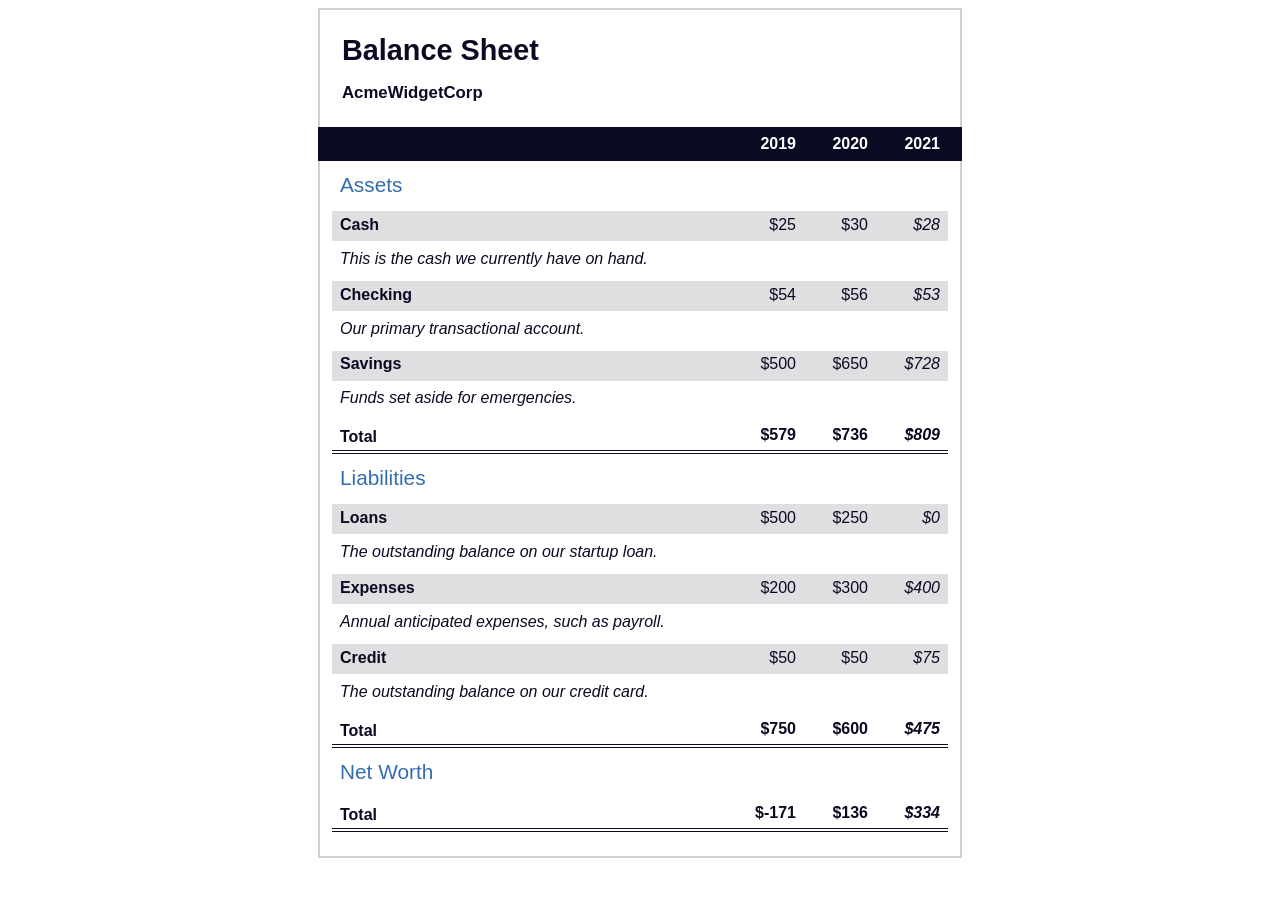
<file: balance-sheet-app/index.html>
<!DOCTYPE html>
<html lang="en">
  <head>
    <meta charset="UTF-8">
    <meta name="viewport" content="width=device-width, initial-scale=1.0">
    <title>Balance Sheet</title>
    <link rel="stylesheet" href="./styles.css">
  </head>
  <body>
    <main>
      <section>
        <h1>
          <span class="flex">
            <span>AcmeWidgetCorp</span>
            <span>Balance Sheet</span>
          </span>
        </h1>
        <div id="years" aria-hidden="true">
          <span class="year">2019</span>
          <span class="year">2020</span>
          <span class="year">2021</span>
        </div>
        <div class="table-wrap">
          <table>
            <caption>Assets</caption>
            <thead>
              <tr>
                <td></td>
                <th><span class="sr-only year">2019</span></th>
                <th><span class="sr-only year">2020</span></th>
                <th class="current"><span class="sr-only year">2021</span></th>
              </tr>
            </thead>
            <tbody>
              <tr class="data">
                <th>Cash <span class="description">This is the cash we currently have on hand.</span></th>
                <td>$25</td>
                <td>$30</td>
                <td class="current">$28</td>
              </tr>
              <tr class="data">
                <th>Checking <span class="description">Our primary transactional account.</span></th>
                <td>$54</td>
                <td>$56</td>
                <td class="current">$53</td>
              </tr>
              <tr class="data">
                <th>Savings <span class="description">Funds set aside for emergencies.</span></th>
                <td>$500</td>
                <td>$650</td>
                <td class="current">$728</td>
              </tr>
              <tr class="total">
                <th>Total <span class="sr-only">Assets</span></th>
                <td>$579</td>
                <td>$736</td>
                <td class="current">$809</td>
              </tr>
            </tbody>
          </table>
          <table>
            <caption>Liabilities</caption>
            <thead>
              <tr>
              <td></td>
              <th><span class="sr-only">2019</span></th>
              <th><span class="sr-only">2020</span></th>
              <th><span class="sr-only">2021</span></th>
              </tr>
            </thead>
            <tbody>
              <tr class="data">
                <th>Loans <span class="description">The outstanding balance on our startup loan.</span></th>
                <td>$500</td>
                <td>$250</td>
                <td class="current">$0</td>
              </tr>
              <tr class="data">
                <th>Expenses <span class="description">Annual anticipated expenses, such as payroll.</span></th>
                <td>$200</td>
                <td>$300</td>
                <td class="current">$400</td>
              </tr>
              <tr class="data">
                <th>Credit <span class="description">The outstanding balance on our credit card.</span></th>
                <td>$50</td>
                <td>$50</td>
                <td class="current">$75</td>
              </tr>
              <tr class="total">
                <th>Total <span class="sr-only">Liabilities</span></th>
                <td>$750</td>
                <td>$600</td>
                <td class="current">$475</td>
              </tr>
            </tbody>
          </table>
          <table>
            <caption>Net Worth</caption>
            <thead>
              <tr>
              <td></td>
              <th><span class="sr-only">2019</span></th>
              <th><span class="sr-only">2020</span></th>
              <th><span class="sr-only">2021</span></th>
              </tr>
            </thead>
            <tbody>
              <tr class="total">
                <th>Total <span class="sr-only">Net Worth</span></th>
                <td>$-171</td>
                <td>$136</td>
                <td class="current">$334</td>
              </tr>
            </tbody>
          </table>
        </div>
      </section>
    </main>
  </body>
</html>
</file>
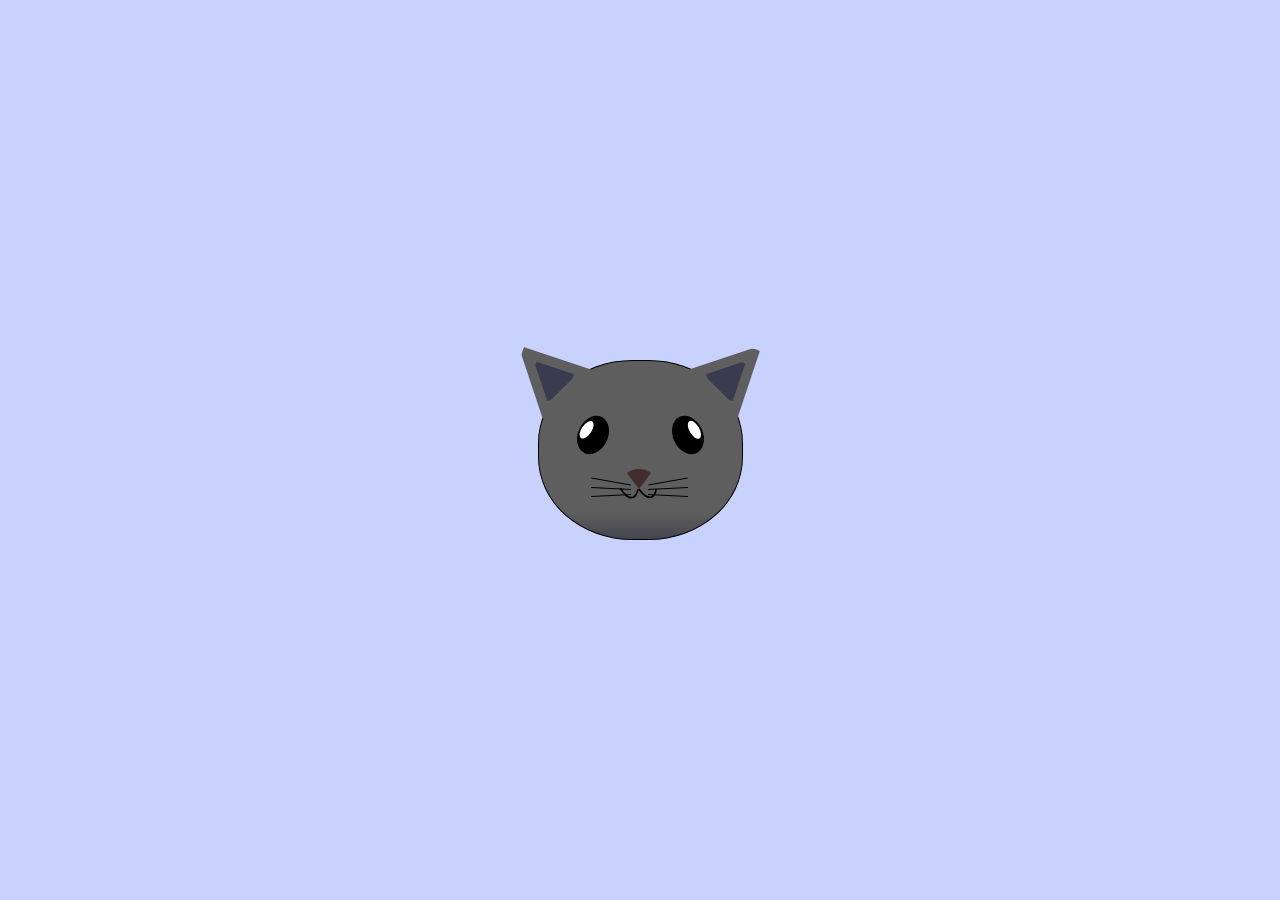
<file: cat-painting-app/index.html>
<!DOCTYPE html>
<html lang="en">
<head>
    <meta charset="UTF-8">
    <title>fCC Cat Painting</title>
    <link rel="stylesheet" href="./styles.css">
</head>
<body>
    <main>
      <div class="cat-head">
        <div class="cat-ears">
          <div class="cat-left-ear">
            <div class="cat-left-inner-ear"></div>
          </div>
          <div class="cat-right-ear">
            <div class="cat-right-inner-ear"></div>
          </div>
        </div>

        <div class="cat-eyes">
          <div class="cat-left-eye">
            <div class="cat-left-inner-eye"></div>
          </div>
          <div class="cat-right-eye">
            <div class="cat-right-inner-eye"></div>
          </div>
        </div>
        
        <div class="cat-nose"></div>

        <div class="cat-mouth">
          <div class="cat-mouth-line-left"></div>
          <div class="cat-mouth-line-right"></div>
        </div>

        <div class="cat-whiskers">
          <div class="cat-whiskers-left">
            <div class="cat-whisker-left-top"></div>
            <div class="cat-whisker-left-middle"></div>
            <div class="cat-whisker-left-bottom"></div>
          </div>
          <div class="cat-whiskers-right">
            <div class="cat-whisker-right-top"></div>
            <div class="cat-whisker-right-middle"></div>
            <div class="cat-whisker-right-bottom"></div>
          </div>
        </div>

      </div>
    </main>
</body>
</html>
</file>
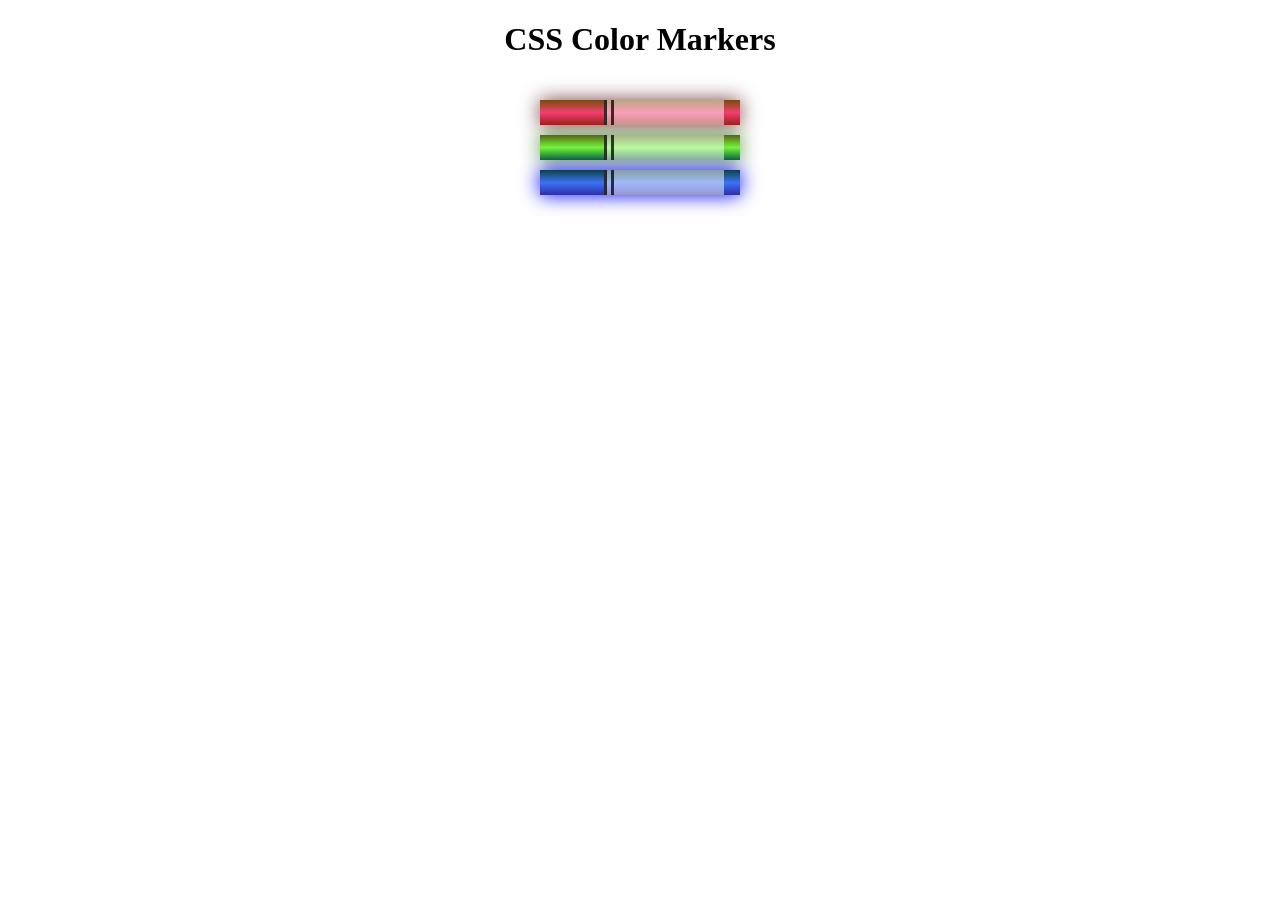
<file: colored-markers-app/index.html>
<!DOCTYPE html>
<html lang="en">
  <head>
    <meta charset="utf-8">
    <meta name="viewport" content="width=device-width, initial-scale=1.0">
    <title>Colored Markers</title>
    <link rel="stylesheet" href="styles.css">
  </head>
  <body>
    <h1>CSS Color Markers</h1>
    <div class="container">
      <div class="marker red">
        <div class="cap"></div>
        <div class="sleeve"></div>
      </div>
      <div class="marker green">
        <div class="cap"></div>
        <div class="sleeve"></div>
      </div>
      <div class="marker blue">
        <div class="cap"></div>
        <div class="sleeve"></div>
      </div>
    </div>
  </body>
</html>
</file>
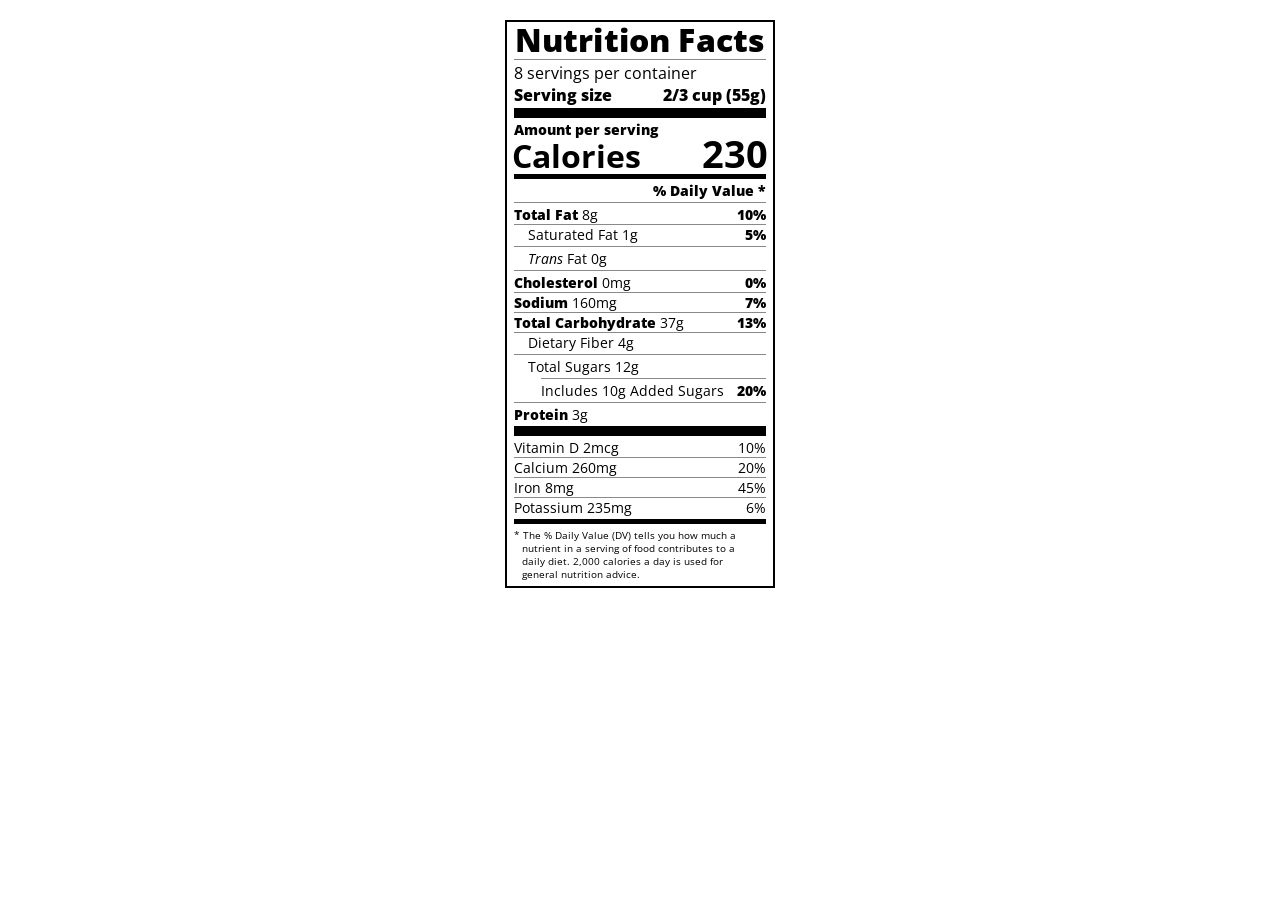
<file: nutrition-facts-app/index.html>
<!DOCTYPE html>
<html lang="en">

<head>
  <meta charset="UTF-8">
  <title>Nutrition Label</title>
  <link href="https://fonts.googleapis.com/css?family=Open+Sans:400,700,800" rel="stylesheet">
  <link href="./styles.css" rel="stylesheet">
</head>

<body>
  <div class="label">
    <header>
      <h1 class="bold">Nutrition Facts</h1>
      <div class="divider"></div>
      <p>8 servings per container</p>
      <p class="bold">Serving size <span>2/3 cup (55g)</span></p>
    </header>
    <div class="divider large"></div>
    <div class="calories-info">
      <div class="left-container">
        <h2 class="bold small-text">Amount per serving</h2>
        <p>Calories</p>
      </div>
      <span>230</span>
    </div>
    <div class="divider medium"></div>
    <div class="daily-value small-text">
      <p class="bold right no-divider">% Daily Value *</p>
      <div class="divider"></div>
      <p><span><span class="bold">Total Fat</span> 8g</span> <span class="bold">10%</span></p>
      <p class="indent no-divider">Saturated Fat 1g <span class="bold">5%</span></p>
      <div class="divider"></div>
      <p class="indent no-divider"><span><i>Trans</i> Fat 0g</span></p>
      <div class="divider"></div>
      <p><span><span class="bold">Cholesterol</span> 0mg</span> <span class="bold">0%</span></p>
      <p><span><span class="bold">Sodium</span> 160mg</span> <span class="bold">7%</span></p>
      <p><span><span class="bold">Total Carbohydrate</span> 37g</span> <span class="bold">13%</span></p>
      <p class="indent no-divider">Dietary Fiber 4g</p>
      <div class="divider"></div>
      <p class="indent no-divider">Total Sugars 12g</p>
      <div class="divider double-indent"></div>
      <p class="double-indent no-divider">Includes 10g Added Sugars <span class="bold">20%</span></p>
      <div class="divider"></div>
      <p class="no-divider"><span><span class="bold">Protein</span> 3g</span></p>
      <div class="divider large"></div>
      <p>Vitamin D 2mcg <span>10%</span></p>
      <p>Calcium 260mg <span>20%</span></p>
      <p>Iron 8mg <span>45%</span></p>
      <p class="no-divider">Potassium 235mg <span>6%</span></p>
    </div>
    <div class="divider medium"></div>
    <p class="note">* The % Daily Value (DV) tells you how much a nutrient in a serving of food contributes to a daily
      diet. 2,000 calories a day is used for general nutrition advice.</p>
  </div>
</body>
</html>
</file>
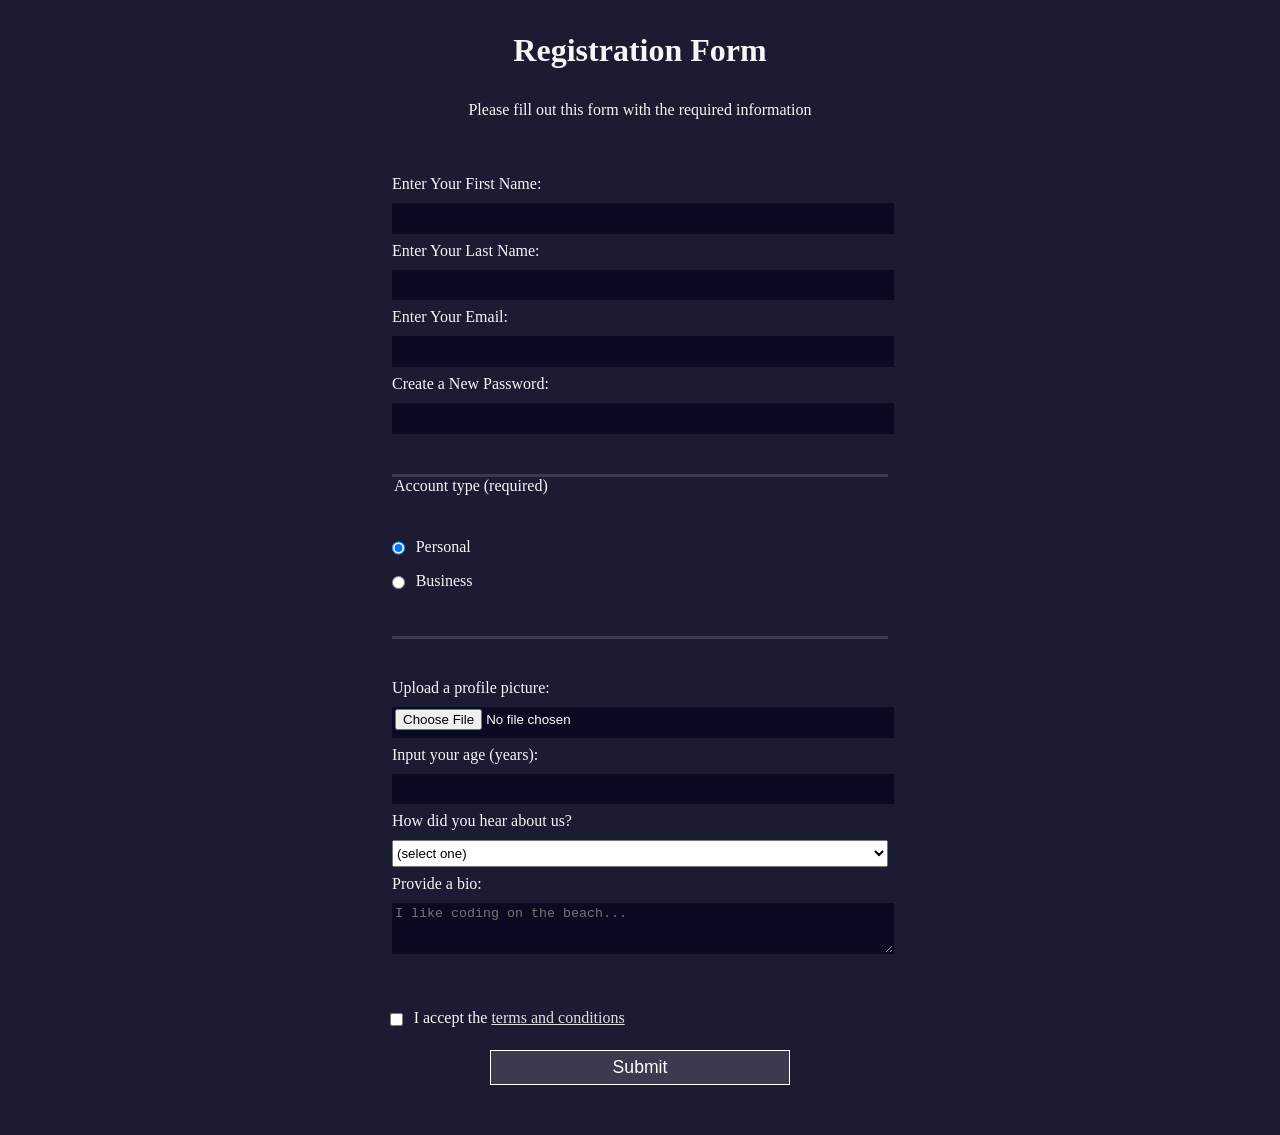
<file: registration-form-app/index.html>
<!DOCTYPE html>
<html lang="en">
  <head>
    <meta charset="UTF-8">
    <title>Registration Form</title>
    <link rel="stylesheet" href="styles.css" />
  </head>
  <body>
    <h1>Registration Form</h1>
    <p>Please fill out this form with the required information</p>
    <form method="post" action='https://register-demo.freecodecamp.org'>
      <fieldset>
        <label for="first-name">Enter Your First Name: <input id="first-name" name="first-name" type="text" required /></label>
        <label for="last-name">Enter Your Last Name: <input id="last-name" name="last-name" type="text" required /></label>
        <label for="email">Enter Your Email: <input id="email" name="email" type="email" required /></label>
        <label for="new-password">Create a New Password: <input id="new-password" name="new-password" type="password" pattern="[a-z0-5]{8,}" required /></label>
      </fieldset>
      <fieldset>
        <legend>Account type (required)</legend>
        <label for="personal-account"><input id="personal-account" type="radio" name="account-type" class="inline" checked /> Personal</label>
        <label for="business-account"><input id="business-account" type="radio" name="account-type" class="inline" /> Business</label>
      </fieldset>
      <fieldset>
        <label for="profile-picture">Upload a profile picture: <input id="profile-picture" type="file" name="file" /></label>
        <label for="age">Input your age (years): <input id="age" type="number" name="age" min="13" max="120" /></label>
        <label for="referrer">How did you hear about us?
          <select id="referrer" name="referrer">
            <option value="">(select one)</option>
            <option value="1">freeCodeCamp News</option>
            <option value="2">freeCodeCamp YouTube Channel</option>
            <option value="3">freeCodeCamp Forum</option>
            <option value="4">Other</option>
          </select>
        </label>
        <label for="bio">Provide a bio:
          <textarea id="bio" name="bio" rows="3" cols="30" placeholder="I like coding on the beach..."></textarea>
        </label>
      </fieldset>
      <label for="terms-and-conditions">
        <input class="inline" id="terms-and-conditions" type="checkbox" required name="terms-and-conditions" /> I accept the <a name="terms-link" href="https://www.freecodecamp.org/news/terms-of-service/">terms and conditions</a>
      </label>
      <input type="submit" value="Submit" />
    </form>
  </body>
</html>
</file>
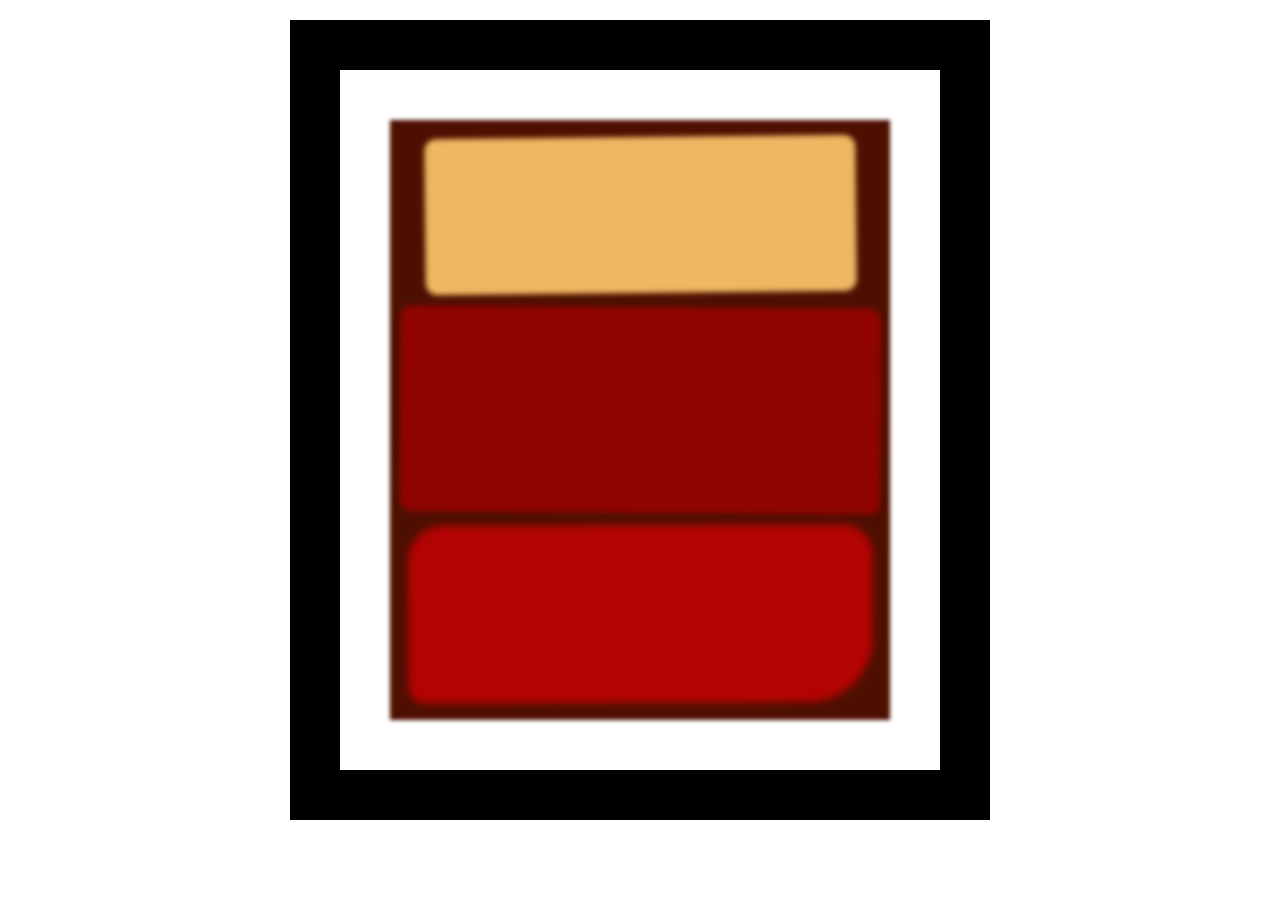
<file: rothko-painting-app/index.html>
<!DOCTYPE html>
<html lang="en">
  <head>
    <meta charset="UTF-8">
    <title>Rothko Painting</title>
    <link href="./styles.css" rel="stylesheet">
  </head>
  <body>
    <div class="frame">
      <div class="canvas">
        <div class="one"></div>
        <div class="two"></div>
        <div class="three"></div>
      </div>
    </div>
  </body>
</html>
</file>
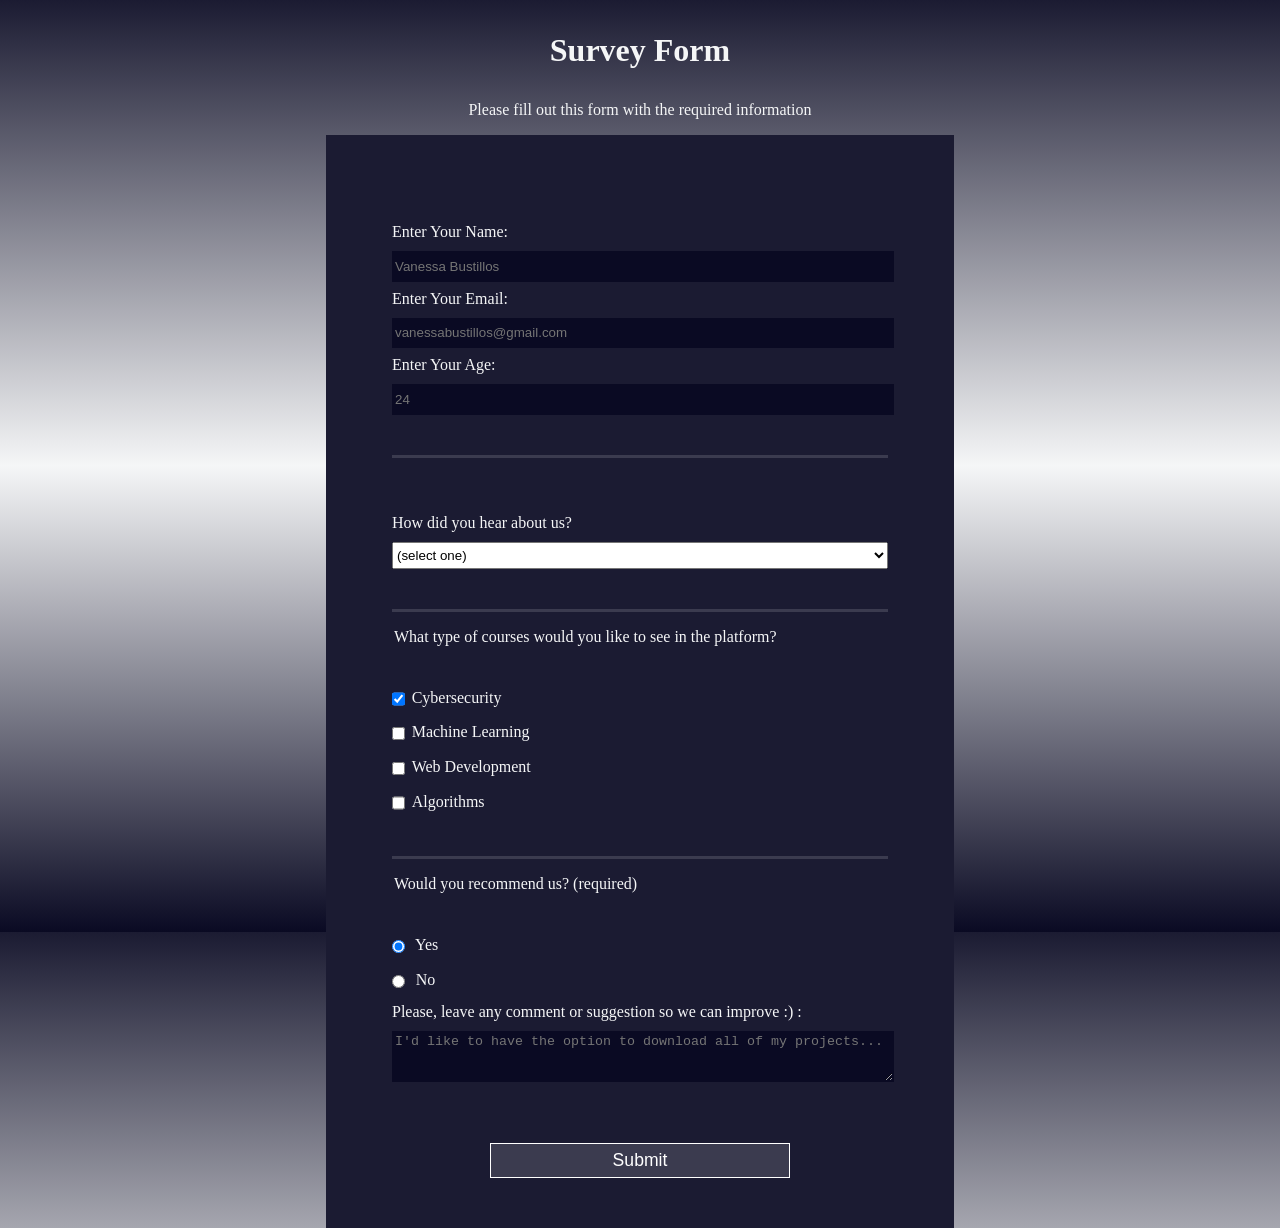
<file: certification-projects/survey-form-app/index.html>
<!DOCTYPE html>
<html lang="en">
 <head>
    <meta charset="UTF-8">
    <title>Survey Form</title>
    <link rel="stylesheet" href="styles.css" />
  </head>
  <body>
    <h1 id="title">Survey Form</h1>
    <p id="description">Please fill out this form with the required information</p>
    <form id="survey-form" method="post" action='https://register-demo.freecodecamp.org'>
      <fieldset>
        <label id="name-label" for="name">Enter Your Name: <input id="name" name="name" type="text" required placeholder="Vanessa Bustillos"/></label>
      <label id="email-label" for="email">Enter Your Email: <input id="email" name="email" type="email" required placeholder="vanessabustillos@gmail.com"/></label>
      <label id="number-label" for="number">Enter Your Age: <input id="number" name="number" type="number" min=0 max=80 placeholder=24 /></label>
      </fieldset>
      <fieldset>
        <label for="dropdown">How did you hear about us?
          <select id="dropdown" name="dropdown">
            <option value="">(select one)</option>
            <option value="1">Facebook</option>
            <option value="2">LinkedIn</option>
            <option value="3">News</option>
            <option value="4">Other</option>
          </select>
        </label>
      </fieldset>
      
      <fieldset>
        <legend>What type of courses would you like to see in the platform?</legend>
         <label for="cybersecurity"><input id="cybersecurity" type="checkbox" name="course" value="cybersecurity" class="inline" checked>Cybersecurity</label>

         <label for="machine-learning"><input id="machine-learning" type="checkbox" name="course" value="machine-learning" class="inline">Machine Learning</label>
       
         <label for="web-development"><input id="web-development" type="checkbox" name="course" value="web-development" class="inline">Web Development</label>
       
       <label for="algorithms"> <input id="algorithms" type="checkbox" name="course" value="algorithms" class="inline">Algorithms</label>
      </fieldset>
      <fieldset>
        <legend>Would you recommend us? (required)</legend>
        <label for="recommended"><input id="recommended" type="radio" name="recommend" class="inline" value="yes" checked /> Yes</label>
        <label for="not-recommended"><input id="not-recommended" type="radio" name="recommend" class="inline" value="no"/> No</label>
      <label for="comments">Please, leave any comment or suggestion so we can improve :) :
          <textarea id="comments" name="comments" rows="3" cols="30" placeholder="I'd like to have the option to download all of my projects..."></textarea>
        </label>
      </fieldset>
      <input id="submit" type="submit" value="Submit" />
    </form>
  </body>
</html>
</file>
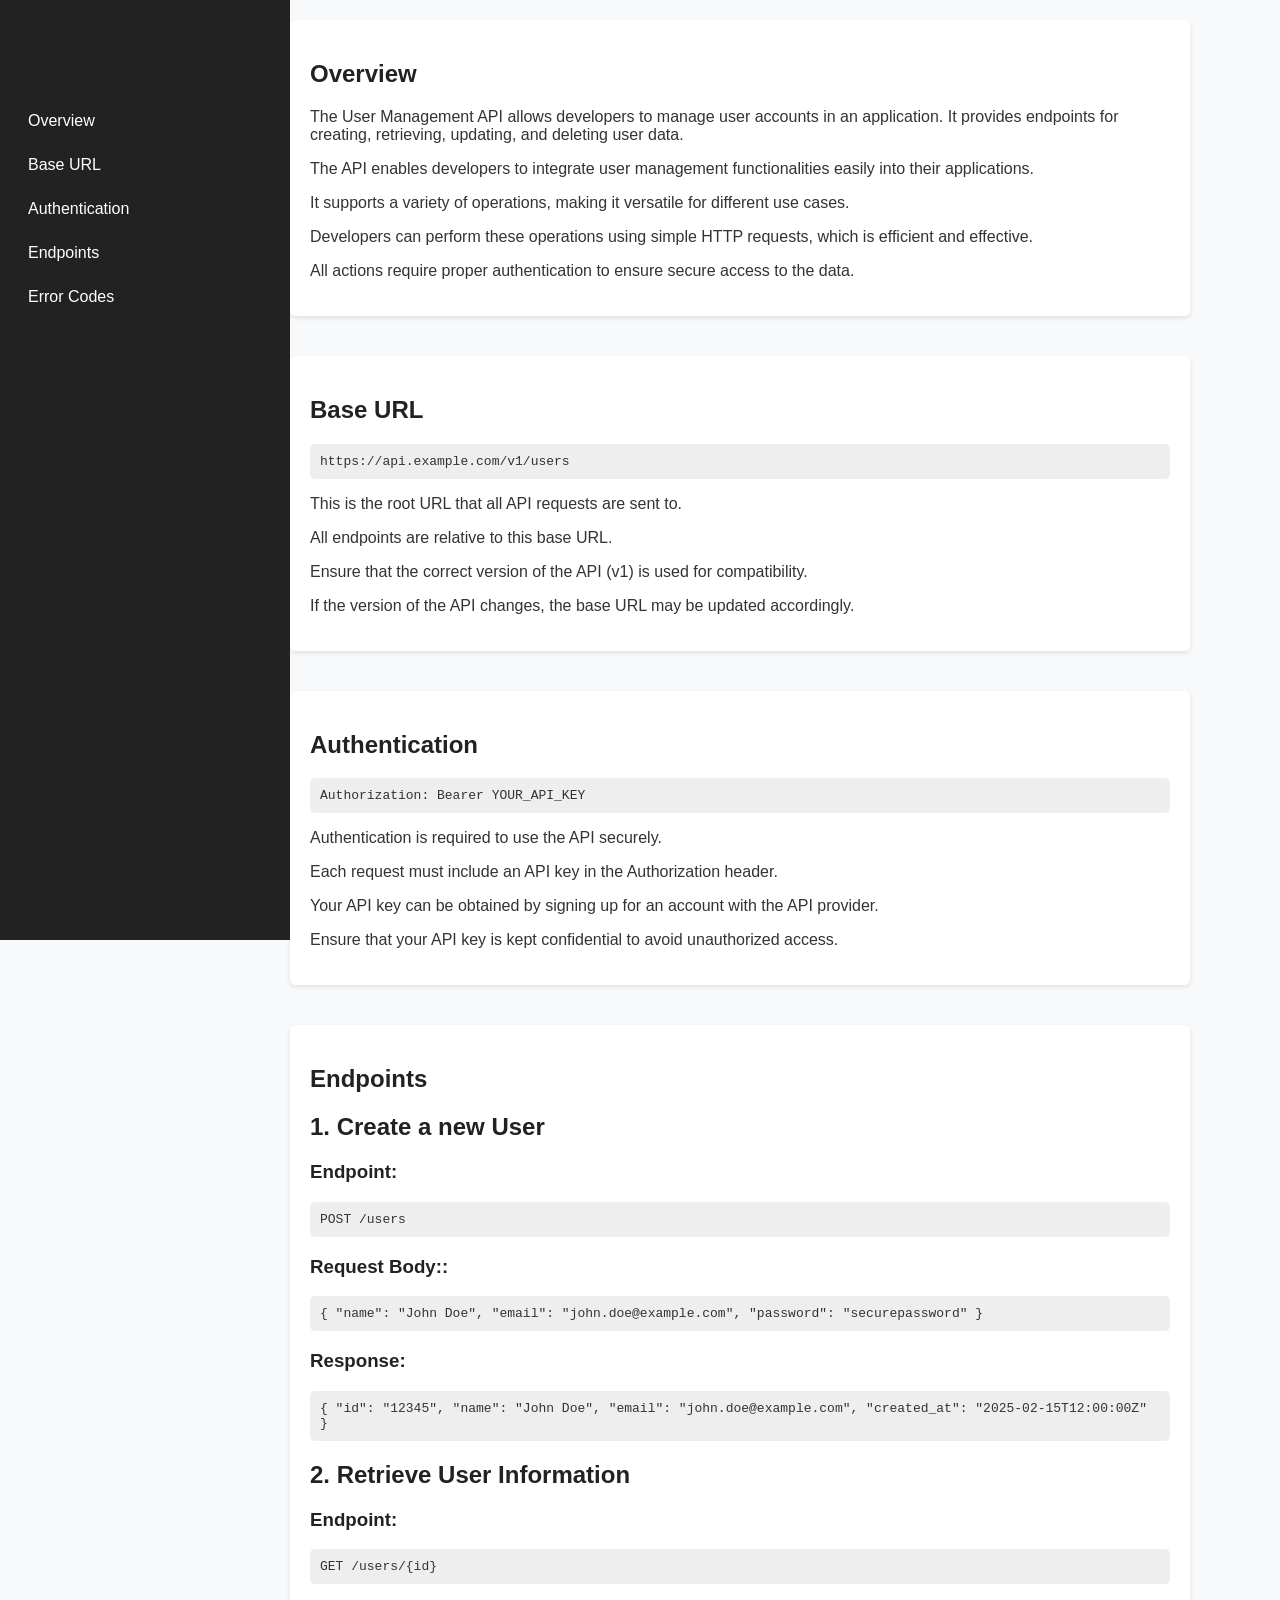
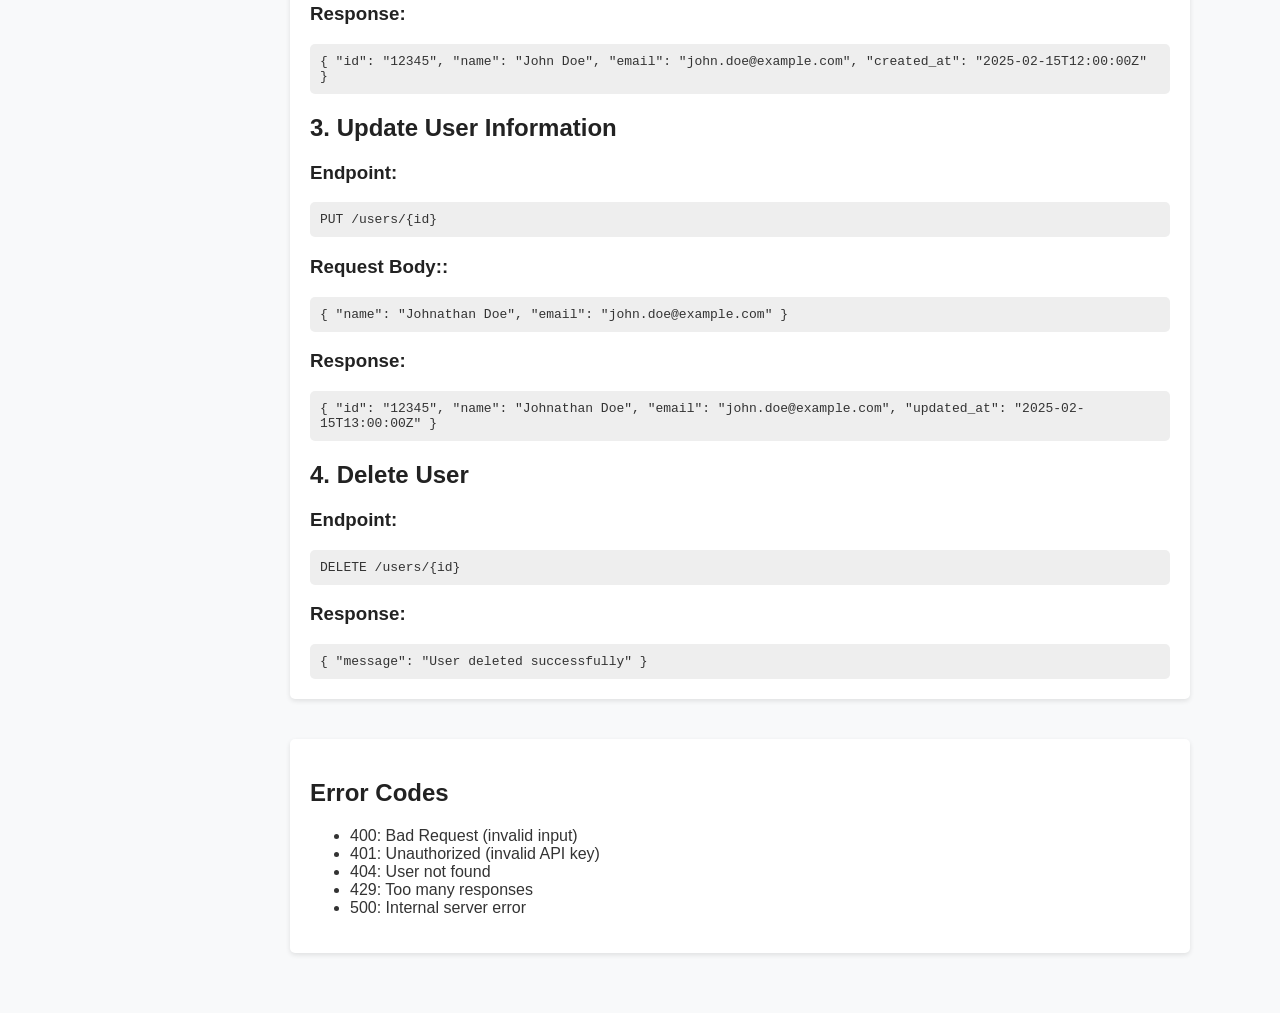
<file: certification-projects/technical-documentation-page-app/index.html>
<!DOCTYPE html>
<html lang="en">
  <head>
    <meta charset="UTF-8" />
    <title>Piano</title>
    <meta name="viewport" content="width=device-width, initial-scale=1.0" />
    <link rel="stylesheet" href="./styles.css">
  </head>
  <body>
    <main id="main-doc">
      <nav id="navbar" class="navbar">
        <header><h1>Navigation</h1></header>
        <ol>
          <li class="nav-section"><a class="nav-link" href="#overview">Overview</a></li>
          <li class="nav-section"><a class="nav-link" href="#base_url">Base URL</a></li>
          <li class="nav-section"><a class="nav-link" href="#authentication">Authentication</a></li>
          <li class="nav-section"><a class="nav-link" href="#endpoints">Endpoints</a></li>
          <li class="nav-section"><a class="nav-link" href="#error_codes">Error Codes</a></li>
        </ol>
      </nav>
        <section id="overview" class="main-section">
            <header><h1>Overview</h1></header>
            <p id="overview-content">The User Management API allows developers to manage user accounts in an application. It provides endpoints for creating, retrieving, updating, and deleting user data.</p>
        <p>The API enables developers to integrate user management functionalities easily into their applications.</p>
        <p>It supports a variety of operations, making it versatile for different use cases.</p>
        <p>Developers can perform these operations using simple HTTP requests, which is efficient and effective.</p>
        <p>All actions require proper authentication to ensure secure access to the data.</p>
        </section>
        <section id="base_url" class="main-section">
          <header><h1>Base URL</h1></header>
          <code>https://api.example.com/v1/users</code>
          <p>This is the root URL that all API requests are sent to.</p>
        <p>All endpoints are relative to this base URL.</p>
        <p>Ensure that the correct version of the API (v1) is used for compatibility.</p>
        <p>If the version of the API changes, the base URL may be updated accordingly.</p>
        </section>
        <section id="authentication" class="main-section">
          <header><h1>Authentication</h1></header>
          <code>Authorization: Bearer YOUR_API_KEY</code>
          <p>Authentication is required to use the API securely.</p>
        <p>Each request must include an API key in the Authorization header.</p>
        <p>Your API key can be obtained by signing up for an account with the API provider.</p>
        <p>Ensure that your API key is kept confidential to avoid unauthorized access.</p>
      
        </section>
        <section id="endpoints" class="main-section">
          <header><h1>Endpoints</h1></header>
          <div> 
            <h2>1. Create a new User</h2>
            <h3>Endpoint:</h3>
            <code>POST /users</code>
            <h3>Request Body::</h3>
            <code>{
              "name": "John Doe",
              "email": "john.doe@example.com",
              "password": "securepassword"
            }</code>
            <h3>Response:</h3>
            <code>{
              "id": "12345",
              "name": "John Doe",
              "email": "john.doe@example.com",
              "created_at": "2025-02-15T12:00:00Z"
            }</code>
          </div>
         
          <div> 
            <h2>2. Retrieve User Information</h2>
            <h3>Endpoint:</h3>
            <code>GET /users/{id}</code>
            <h3>Response:</h3>
            <code>{
              "id": "12345",
              "name": "John Doe",
              "email": "john.doe@example.com",
              "created_at": "2025-02-15T12:00:00Z"
            }</code>
          </div>

          <div> 
            <h2>3. Update User Information</h2>
            <h3>Endpoint:</h3>
            <code>PUT /users/{id}</code>
            <h3>Request Body::</h3>
            <code>{
              "name": "Johnathan Doe",
              "email": "john.doe@example.com"
            }</code>
            <h3>Response:</h3>
            <code>{
              "id": "12345",
              "name": "Johnathan Doe",
              "email": "john.doe@example.com",
              "updated_at": "2025-02-15T13:00:00Z"
            }</code>
          </div>

          <div> 
            <h2>4. Delete User</h2>
            <h3>Endpoint:</h3>
            <code>DELETE /users/{id}</code>
            <h3>Response:</h3>
            <code>{
              "message": "User deleted successfully"
            }</code>
          </div>
        </section>
        <section id="error_codes" class="main-section">
          <header><h1>Error Codes</h1></header>
          <ul>
            <li>400: Bad Request (invalid input)</li>
            <li>401: Unauthorized (invalid API key)</li>
            <li>404: User not found</li>
            <li>429: Too many responses</li>
            <li>500: Internal server error</li>
          </ul>
        </section>
    </main>
  </body>
</html>
</file>
<file: balance-sheet-app/styles.css>
span[class~="sr-only"] {
    border: 0 !important;
    clip: rect(1px, 1px, 1px, 1px) !important;
    clip-path: inset(50%) !important;
    height: 1px !important;
    width: 1px !important;
    position: absolute !important;
    overflow: hidden !important;
    white-space: nowrap !important;
    padding: 0 !important;
    margin: -1px !important;
  }
  
  html {
    box-sizing: border-box;
  }
  
  body {
    font-family: sans-serif;
    color: #0a0a23;
  }
  
  h1 {
    max-width: 37.25rem;
    margin: 0 auto;
    padding: 1.5rem 1.25rem;
  }
  
  h1 .flex {
    display: flex;
    flex-direction: column-reverse;
    gap: 1rem;
  }
  
  h1 .flex span:first-of-type {
    font-size: 0.7em;
  }
  
  h1 .flex span:last-of-type {
    font-size: 1.2em;
  }
  
  section {
    max-width: 40rem;
    margin: 0 auto;
    border: 2px solid #d0d0d5;
  }
  
  #years {
    display: flex;
    justify-content: flex-end;
    position: sticky;
    z-index: 999;
    top: 0;
    background: #0a0a23;
    color: #fff;
    padding: 0.5rem calc(1.25rem + 2px) 0.5rem 0;
    margin: 0 -2px;
  }
  
  #years span[class] {
    font-weight: bold;
    width: 4.5rem;
    text-align: right;
  }
  
  .table-wrap {
    padding: 0 0.75rem 1.5rem 0.75rem;
  }
  
  table {
    border-collapse: collapse;
    border: 0;
    width: 100%;
    position: relative;
    margin-top: 3rem;
  }
  
  table caption {
    color: #356eaf;
    font-size: 1.3em;
    font-weight: normal;
    position: absolute;
    top: -2.25rem;
    left: 0.5rem;
  }
  
  tbody td {
    width: 100vw;
    min-width: 4rem;
    max-width: 4rem;
  }
  
  tbody th {
    width: calc(100% - 12rem);
  }
  
  tr[class="total"] {
    border-bottom: 4px double #0a0a23;
    font-weight: bold;
  }
  
  tr[class="total"] th {
    text-align: left;
    padding: 0.5rem 0 0.25rem 0.5rem;
  }
  
  tr.total td {
    text-align: right;
    padding: 0 0.25rem;
  }
  
  tr.total td:nth-of-type(3) {
    padding-right: 0.5rem;
  }
  
  tr.total:hover {
    background-color: #99c9ff;
  }
  
  td.current {
    font-style: italic;
  }
  
  tr.data {
    background-image: linear-gradient(to bottom, #dfdfe2 1.845rem, white 1.845rem);
  }
  
  tr.data th {
    text-align: left;
    padding-top: 0.3rem;
    padding-left: 0.5rem;
  }
  
  tr.data th .description {
    display: block;
    font-weight: normal;
    font-style: italic;
    padding: 1rem 0 0.75rem;
    margin-right: -13.5rem;
  }
  
  tr.data td {
    vertical-align: top;
    padding: 0.3rem 0.25rem 0;
    text-align: right;
  }
  
  tr.data td:last-of-type {
    padding-right: 0.5rem;
  }
</file>
<file: cat-painting-app/styles.css>
* {
    box-sizing: border-box;
  }
  
  body {
    background-color: #c9d2fc;
  }
  
  .cat-head {
    position: absolute;
    right: 0;
    left: 0;
    top: 0;
    bottom: 0;
    margin: auto;
    background: linear-gradient(#5e5e5e 85%, #45454f 100%);
    width: 205px;
    height: 180px;
    border: 1px solid #000;
    border-radius: 46%;
  }
  
  .cat-left-ear {
    position: absolute;
    top: -26px;
    left: -31px;
    z-index: 1;
    border-top-left-radius: 90px;
    border-top-right-radius: 10px;
    transform: rotate(-45deg);
    border-left: 35px solid transparent;
    border-right: 35px solid transparent;
    border-bottom: 70px solid #5e5e5e;
  }
  
  .cat-right-ear {
    position: absolute;
    top: -26px;
    left: 163px;
    z-index: 1;
    transform: rotate(45deg);
    border-top-left-radius: 90px;
    border-top-right-radius: 10px;
    border-left: 35px solid transparent;
    border-right: 35px solid transparent;
    border-bottom: 70px solid #5e5e5e;
  }
  
  .cat-left-inner-ear {
    position: absolute;
    top: 22px;
    left: -20px;
    border-top-left-radius: 90px;
    border-top-right-radius: 10px;
    border-bottom-right-radius: 40%;
    border-bottom-left-radius: 40%;
    border-left: 20px solid transparent;
    border-right: 20px solid transparent;
    border-bottom: 40px solid #3b3b4f;
  }
  
  .cat-right-inner-ear {
    position: absolute;
    top: 22px;
    left: -20px;
    border-top-left-radius: 90px;
    border-top-right-radius: 10px;
    border-bottom-right-radius: 40%;
    border-bottom-left-radius: 40%;
    border-left: 20px solid transparent;
    border-right: 20px solid transparent;
    border-bottom: 40px solid #3b3b4f;
  }
  
  .cat-left-eye {
    position: absolute;
    top: 54px;
    left: 39px;
    border-radius: 60%;
    transform: rotate(25deg);
    width: 30px;
    height: 40px;
    background-color: #000;
  }
  
  .cat-right-eye {
    position: absolute;
    top: 54px;
    left: 134px;
    border-radius: 60%;
    transform: rotate(-25deg);
    width: 30px;
    height: 40px;
    background-color: #000;
  }
  
  .cat-left-inner-eye {
    position: absolute;
    top: 8px;
    left: 2px;
    width: 10px;
    height: 20px;
    transform: rotate(10deg);
    background-color: #fff;
    border-radius: 60%;
  }
  
  .cat-right-inner-eye {
    position: absolute;
    top: 8px;
    left: 18px;
    transform: rotate(-5deg);
    width: 10px;
    height: 20px;
    background-color: #fff;
    border-radius: 60%;
  }
  
  .cat-nose {
    position: absolute;
    top: 108px;
    left: 85px;
    border-top-left-radius: 50%;
    border-bottom-right-radius: 50%;
    border-bottom-left-radius: 50%;
    transform: rotate(180deg);
    border-left: 15px solid transparent;
    border-right: 15px solid transparent;
    border-bottom: 20px solid #442c2c;
  }
  
  .cat-mouth div {
    width: 30px;
    height: 50px;
    border: 2px solid #000;
    border-radius: 190%/190px 150px 0 0;
    border-color: black transparent transparent transparent;
  }
  
  .cat-mouth-line-left {
    position: absolute;
    top: 88px;
    left: 74px;
    transform: rotate(170deg);
  }
  
  .cat-mouth-line-right {
    position: absolute;
    top: 88px;
    left: 91px;
    transform: rotate(165deg);
  }
  
  .cat-whiskers-left div {
    width: 40px;
    height: 1px;
    background-color: #000;
  }
  
  .cat-whiskers-right div {
    width: 40px;
    height: 1px;
    background-color: #000;
  }
  
  .cat-whisker-left-top {
    position: absolute;
    top: 120px;
    left: 52px;
    transform: rotate(10deg);
  }
  
  .cat-whisker-left-middle {
    position: absolute;
    top: 127px;
    left: 52px;
    transform: rotate(3deg);
  }
  
  .cat-whisker-left-bottom {
    position: absolute;
    top: 134px;
    left: 52px;
    transform: rotate(-3deg);
  }
  
  .cat-whisker-right-top {
    position: absolute;
    top: 120px;
    left: 109px;
    transform: rotate(-10deg);
  }
  
  .cat-whisker-right-middle {
    position: absolute;
    top: 127px;
    left: 109px;
    transform: rotate(-3deg);
  }
  
  .cat-whisker-right-bottom {
    position: absolute;
    top: 134px;
    left: 109px;
    transform: rotate(3deg);
  }
</file>
<file: colored-markers-app/styles.css>
h1 {
  text-align: center;
}

.container {
  background-color: rgb(255, 255, 255);
  padding: 10px 0;
}

.marker {
  width: 200px;
  height: 25px;
  margin: 10px auto;
}

.cap {
  width: 60px;
  height: 25px;
}

.sleeve {
  width: 110px;
  height: 25px;
  background-color: rgba(255, 255, 255, 0.5);
  border-left: 10px double rgba(0, 0, 0, 0.75);
}

.cap, .sleeve {
  display: inline-block;
}

.red {
  background: linear-gradient(rgb(122, 74, 14), rgb(245, 62, 113), rgb(162, 27, 27));
  box-shadow: 0 0 20px 0 rgba(83, 14, 14, 0.8);
}

.green {
  background: linear-gradient(#55680D, #71F53E, #116C31);
  box-shadow: 0 0 20px 0 #3B7E20CC;
}

.blue {
  background: linear-gradient(hsl(186, 76%, 16%), hsl(223, 90%, 60%), hsl(240, 56%, 42%));
  box-shadow: 0 0 20px 0 blue;
}
</file>
<file: nutrition-facts-app/styles.css>
* {
    box-sizing: border-box;
  }
  
  html {
    font-size: 16px;
  }
  
  body {
    font-family: 'Open Sans', sans-serif;
  }
  
  .label {
    border: 2px solid black;
    width: 270px;
    margin: 20px auto;
    padding: 0 7px;
  }
  
  header h1 {
    text-align: center;
    margin: -4px 0;
    letter-spacing: 0.15px
  }
  
  p {
    margin: 0;
    display: flex;
    justify-content: space-between;
  }
  
  .divider {
    border-bottom: 1px solid #888989;
    margin: 2px 0;
  }
  
  .bold {
    font-weight: 800;
  }
  
  .large {
    height: 10px;
  }
  
  .large, .medium {
    background-color: black;
    border: 0;
  }
  
  .medium {
    height: 5px;
  }
  
  .small-text {
    font-size: 0.85rem;
  }
  
  
  .calories-info {
    display: flex;
    justify-content: space-between;
    align-items: flex-end;
  }
  
  .calories-info h2 {
    margin: 0;
  }
  
  .left-container p {
    margin: -5px -2px;
    font-size: 2em;
    font-weight: 700;
  }
  
  .calories-info span {
    margin: -7px -2px;
    font-size: 2.4em;
    font-weight: 700;
  }
  
  .right {
    justify-content: flex-end;
  }
  
  .indent {
    margin-left: 1em;
  }
  
  .double-indent {
    margin-left: 2em;
  }
  
  .daily-value p:not(.no-divider) {
    border-bottom: 1px solid #888989;
  }
  
  .note {
    font-size: 0.6rem;
    margin: 5px 0;
    padding: 0 8px;
    text-indent: -8px;
  }
</file>
<file: registration-form-app/styles.css>
body {
    width: 100%;
    height: 100vh;
    margin: 0;
    background-color: #1b1b32;
    color: #f5f6f7;
    font-family: Tahoma;
    font-size: 16px;
  }
  
  h1, p {
    margin: 1em auto;
    text-align: center;
  }
  
  form {
    width: 60vw;
    max-width: 500px;
    min-width: 300px;
    margin: 0 auto;
    padding-bottom: 2em;
  }
  
  fieldset {
    border: none;
    padding: 2rem 0;
    border-bottom: 3px solid #3b3b4f;
  }
  
  fieldset:last-of-type {
    border-bottom: none;
  }
  
  label {
    display: block;
    margin: 0.5rem 0;
  }
  
  input,
  textarea,
  select {
    margin: 10px 0 0 0;
    width: 100%;
    min-height: 2em;
  }
  
  input, textarea {
    background-color: #0a0a23;
    border: 1px solid #0a0a23;
    color: #ffffff;
  }
  
  .inline {
    width: unset;
    margin: 0 0.5em 0 0;
    vertical-align: middle;
  }
  
  input[type="submit"] {
    display: block;
    width: 60%;
    margin: 1em auto;
    height: 2em;
    font-size: 1.1rem;
    background-color: #3b3b4f;
    border-color: white;
    min-width: 300px;
  }
  
  input[type="file"] {
    padding: 1px 2px;
  }
  
  .inline{
    display: inline; 
  }
  
  a{
    color:#dfdfe2;
  }
</file>
<file: rothko-painting-app/styles.css>
.canvas {
    width: 500px;
    height: 600px;
    background-color: #4d0f00;
    overflow: hidden;
    filter: blur(2px);
  }
  
  .frame {
    border: 50px solid black;
    width: 500px;
    padding: 50px;
    margin: 20px auto;
  }
  
  .one {
    width: 425px;
    height: 150px;
    background-color: #efb762;
    margin: 20px auto;
    box-shadow: 0 0 3px 3px #efb762;
    border-radius: 9px;
    transform: rotate(-0.6deg);
  }
  
  .two {
    width: 475px;
    height: 200px;
    background-color: #8f0401;
    margin: 0 auto 20px;
    box-shadow: 0 0 3px 3px #8f0401;
    border-radius: 8px 10px;
    transform: rotate(0.4deg);
  }
  
  .one, .two {
    filter: blur(1px);
  }
  
  .three {
    width: 91%;
    height: 28%;
    background-color: #b20403;
    margin: auto;
    filter: blur(2px);
    box-shadow: 0 0 5px 5px #b20403;
    border-radius: 30px 25px 60px 12px;
  transform: rotate(-0.2deg);
  }
</file>
<file: certification-projects/survey-form-app/styles.css>
body {
    width: 100%;
    height: 100vh;
    margin: 0;
    background: linear-gradient(#1b1b32, #f5f6f7, #0a0a23);
    color: #f5f6f7;
    font-family: Tahoma;
    font-size: 16px;
  }
  
h1, p {
  margin: 1em auto;
  text-align: center;
}

form {
  width: 60vw;
  max-width: 500px;
  min-width: 300px;
  margin: 0 auto;
  padding: 2em 4em;
  background-color: #1b1b32;
}

fieldset {
  border: none;
  padding: 2rem 0;
  border-bottom: 3px solid #3b3b4f;
  margin-top: 1em;
}

fieldset:last-of-type {
  border-bottom: none;
}

label {
  display: block;
  margin: 0.5rem 0;
}

input,
textarea,
select {
  margin: 10px 0 0 0;
  width: 100%;
  min-height: 2em;
}

input, textarea {
  background-color: #0a0a23;
  border: 1px solid #0a0a23;
  color: #ffffff;
}

.inline {
  width: unset;
  margin: 0 0.5em 0 0;
  vertical-align: middle;
}

input[type="submit"] {
  display: block;
  width: 60%;
  margin: 1em auto;
  height: 2em;
  font-size: 1.1rem;
  background-color: #3b3b4f;
  border-color: white;
  min-width: 300px;
}

.inline{
  display: inline; 
}

a{
  color:#dfdfe2;
}
</file>
<file: certification-projects/technical-documentation-page-app/styles.css>
/* General Styles */
body {
    font-family: Arial, sans-serif;
    margin: 0;
    padding: 0;
    background-color: #f8f9fa;
    color: #333;
}

h1, h2, h3 {
    color: #222;
}

code {
    display: block;
    background-color: #eee;
    padding: 10px;
    border-radius: 5px;
    overflow-x: auto;
    font-family: monospace;
}

/* Navigation Styles */
#navbar {
    position: fixed;
    left: 0;
    top: 0;
    width: 250px;
    height: 100vh;
    background-color: #222;
    color: white;
    padding: 20px;
    overflow-y: auto;
}

#navbar header {
    font-size: 20px;
    font-weight: bold;
    margin-bottom: 10px;
}

#navbar ol {
    list-style: none;
    padding: 0;
}

#navbar .nav-section {
    margin: 10px 0;
}

#navbar .nav-link {
    text-decoration: none;
    color: white;
    font-size: 16px;
    display: block;
    padding: 8px;
    border-radius: 5px;
    transition: background 0.3s;
}

#navbar .nav-link:hover {
    background-color: #444;
}

/* Content Styles */
#main-doc {
    margin-left: 270px;
    padding: 20px;
    max-width: 900px;
}

.main-section {
    margin-bottom: 40px;
    background: white;
    padding: 20px;
    border-radius: 5px;
    box-shadow: 0px 2px 5px rgba(0, 0, 0, 0.1);
}

#overview-content {
    justify-content: center;
    align-items: center;
}

/* Responsive Design */
@media (max-width: 768px) {
    #navbar {
        position: relative;
        width: 100%;
        height: auto;
    }

    #main-doc {
        margin-left: 0;
        padding: 10px;
    }
}
</file>
